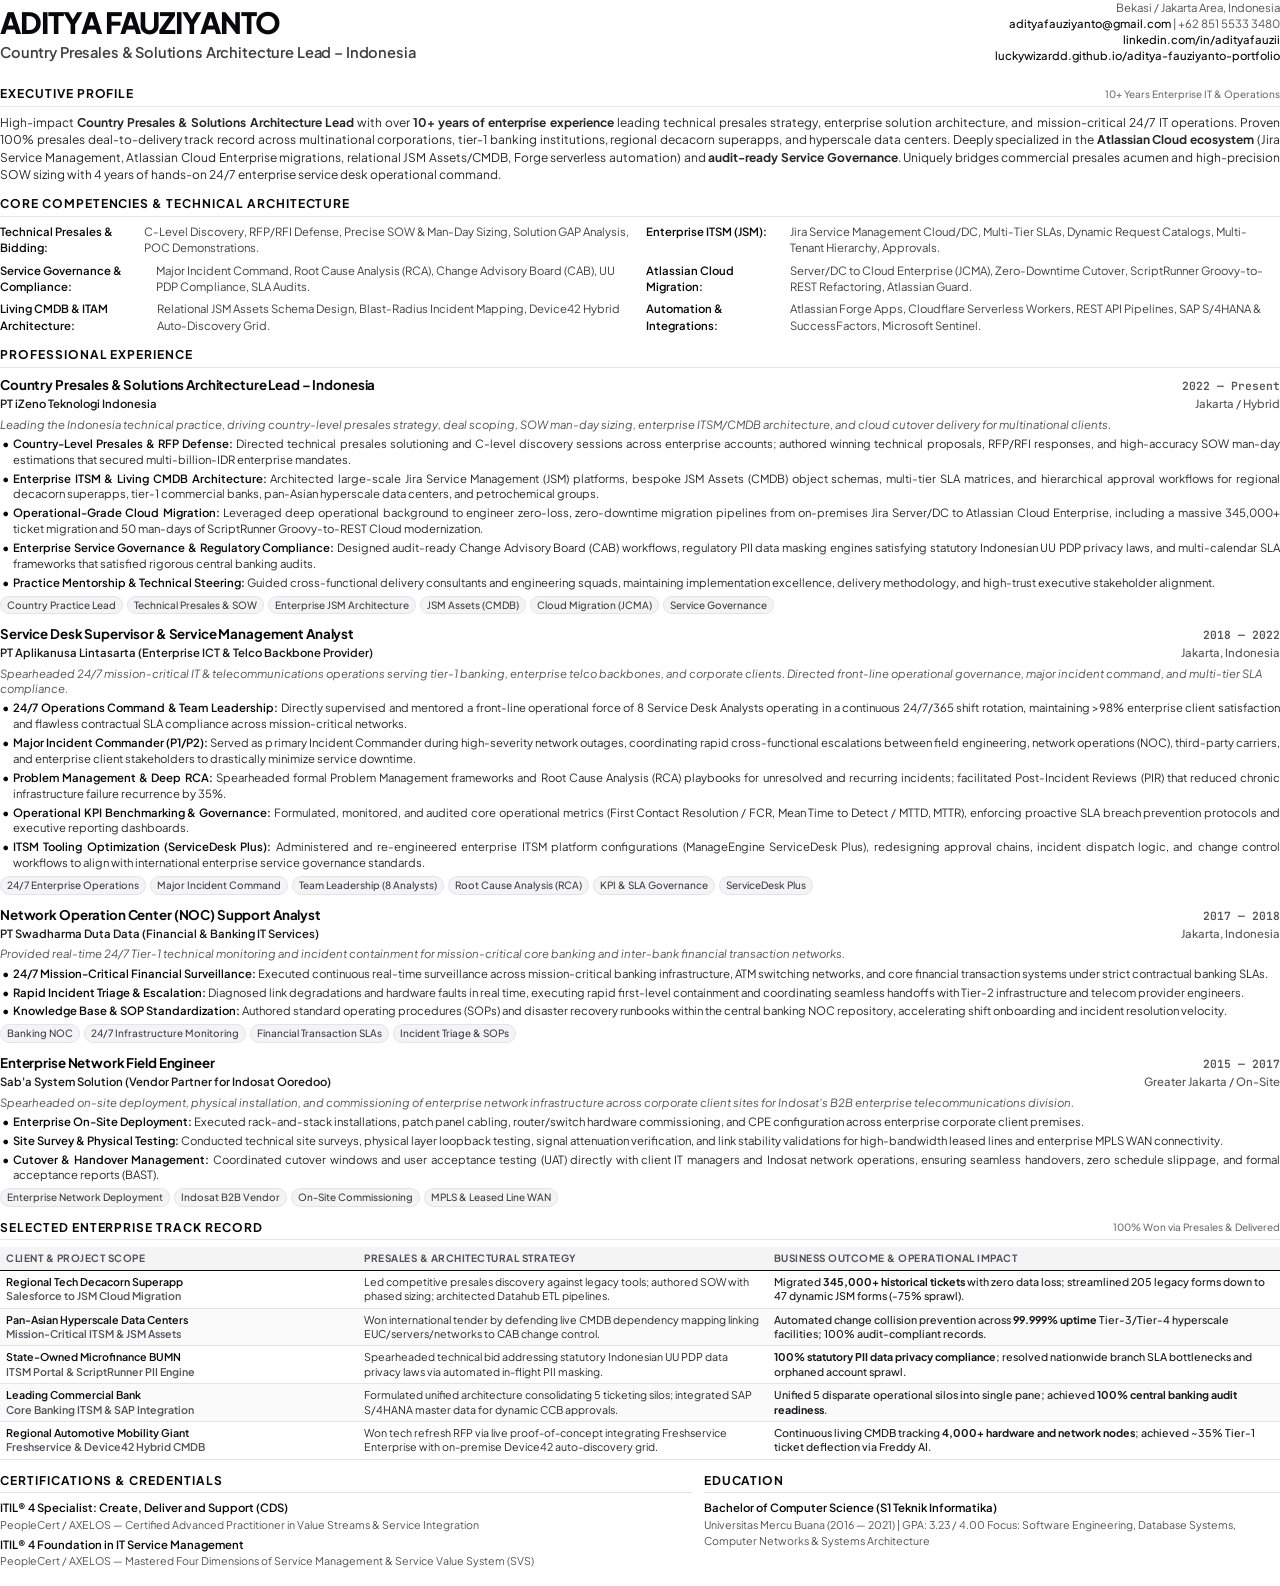
<file: cv.html>
<!DOCTYPE html>
<html lang="en">
<head>
  <meta charset="UTF-8">
  <title>Aditya Fauziyanto - Executive Curriculum Vitae</title>
  <link rel="preconnect" href="https://fonts.googleapis.com">
  <link rel="preconnect" href="https://fonts.gstatic.com" crossorigin>
  <link href="https://fonts.googleapis.com/css2?family=Plus+Jakarta+Sans:wght@300;400;500;600;700;800&family=JetBrains+Mono:wght@400;500;600&display=swap" rel="stylesheet">
  <style>
    @page {
      size: A4 portrait;
      margin: 14mm 16mm 14mm 16mm;
    }

    * {
      box-sizing: border-box;
      margin: 0;
      padding: 0;
    }

    body {
      font-family: 'Plus Jakarta Sans', -apple-system, BlinkMacSystemFont, "Segoe UI", Roboto, sans-serif;
      color: #09090b;
      background: #ffffff;
      font-size: 9.5pt;
      line-height: 1.45;
      -webkit-font-smoothing: antialiased;
    }

    .font-mono {
      font-family: 'JetBrains Mono', monospace;
    }

    /* Container */
    .cv-container {
      max-width: 100%;
      margin: 0 auto;
    }

    /* Header */
    .header {
      border-b: 1.5px solid #09090b;
      padding-bottom: 10px;
      margin-bottom: 12px;
      display: flex;
      justify-content: space-between;
      align-items: flex-end;
    }

    .name-title h1 {
      font-size: 22pt;
      font-weight: 800;
      letter-spacing: -0.03em;
      line-height: 1.1;
      color: #09090b;
    }

    .name-title .role {
      font-size: 11pt;
      font-weight: 600;
      color: #3f3f46;
      margin-top: 3px;
      letter-spacing: -0.01em;
    }

    .contact-info {
      text-align: right;
      font-size: 8.5pt;
      color: #52525b;
      line-height: 1.4;
    }

    .contact-info a {
      color: #09090b;
      text-decoration: none;
      font-weight: 500;
    }

    .contact-info a:hover {
      text-decoration: underline;
    }

    /* Section Styles */
    .section {
      margin-bottom: 12px;
      break-inside: avoid;
    }

    .section-title {
      font-size: 9pt;
      font-weight: 700;
      text-transform: uppercase;
      letter-spacing: 0.08em;
      color: #09090b;
      border-bottom: 1px solid #e4e4e7;
      padding-bottom: 3px;
      margin-bottom: 7px;
      display: flex;
      align-items: center;
      justify-content: space-between;
    }

    .section-title span.tagline {
      font-size: 7.5pt;
      font-weight: 500;
      color: #71717a;
      text-transform: none;
      letter-spacing: normal;
    }

    /* Summary */
    .summary-text {
      color: #27272a;
      font-size: 9pt;
      line-height: 1.45;
      text-align: justify;
    }

    /* Competencies Grid */
    .competencies-grid {
      display: grid;
      grid-template-columns: 1fr 1fr;
      gap: 6px 12px;
    }

    .competency-item {
      font-size: 8.5pt;
      color: #3f3f46;
      display: flex;
      gap: 4px;
    }

    .competency-item strong {
      color: #09090b;
      font-weight: 600;
      min-width: 140px;
    }

    /* Experience Items */
    .experience-item {
      margin-bottom: 10px;
      break-inside: avoid;
    }

    .exp-header {
      display: flex;
      justify-content: space-between;
      align-items: baseline;
      margin-bottom: 2px;
    }

    .exp-title {
      font-size: 10pt;
      font-weight: 700;
      color: #09090b;
      letter-spacing: -0.01em;
    }

    .exp-date {
      font-size: 8.5pt;
      font-weight: 600;
      color: #52525b;
      font-family: 'JetBrains Mono', monospace;
    }

    .exp-sub {
      display: flex;
      justify-content: space-between;
      align-items: baseline;
      font-size: 8.5pt;
      color: #52525b;
      margin-bottom: 4px;
      font-weight: 500;
    }

    .exp-sub .company {
      color: #18181b;
      font-weight: 600;
    }

    .exp-desc {
      font-size: 8.5pt;
      color: #52525b;
      font-style: italic;
      margin-bottom: 4px;
      line-height: 1.35;
    }

    /* Bullet Points */
    .bullet-list {
      list-style-type: none;
      padding-left: 0;
    }

    .bullet-list li {
      position: relative;
      padding-left: 13px;
      font-size: 8.5pt;
      color: #27272a;
      line-height: 1.4;
      margin-bottom: 3px;
      text-align: justify;
    }

    .bullet-list li::before {
      content: "•";
      position: absolute;
      left: 2px;
      color: #09090b;
      font-weight: bold;
    }

    .bullet-list li strong {
      color: #09090b;
      font-weight: 600;
    }

    /* Skills Pill Chips */
    .tags-row {
      display: flex;
      flex-wrap: wrap;
      gap: 4px;
      margin-top: 5px;
    }

    .tag-chip {
      font-size: 7.5pt;
      font-weight: 500;
      background: #f4f4f5;
      color: #3f3f46;
      padding: 1px 6px;
      border-radius: 9999px;
      border: 1px solid #e4e4e7;
    }

    /* Portfolio Highlights Table */
    .portfolio-table {
      width: 100%;
      border-collapse: collapse;
      font-size: 8pt;
      margin-top: 4px;
    }

    .portfolio-table th {
      text-align: left;
      font-size: 7.5pt;
      font-weight: 700;
      text-transform: uppercase;
      letter-spacing: 0.05em;
      color: #52525b;
      padding: 4px 6px;
      border-bottom: 1.5px solid #09090b;
      background: #f4f4f5;
    }

    .portfolio-table td {
      padding: 4px 6px;
      border-bottom: 1px solid #e4e4e7;
      vertical-align: top;
      color: #27272a;
      line-height: 1.35;
    }

    .portfolio-table tr:nth-child(even) td {
      background-color: #fafafa;
    }

    .portfolio-table .proj-title {
      font-weight: 600;
      color: #09090b;
    }

    .portfolio-table .proj-scope {
      color: #52525b;
    }

    .portfolio-table .proj-impact {
      font-weight: 500;
      color: #18181b;
    }

    /* Certifications & Education Grid */
    .two-col-grid {
      display: grid;
      grid-template-columns: 1.2fr 1fr;
      gap: 12px;
    }

    .cert-item, .edu-item {
      font-size: 8.5pt;
      margin-bottom: 4px;
    }

    .cert-item strong, .edu-item strong {
      color: #09090b;
      font-weight: 600;
      display: block;
    }

    .cert-item span, .edu-item span {
      color: #52525b;
      font-size: 8pt;
    }

    /* Page Break Management */
    .page-break {
      page-break-before: always;
      padding-top: 10px;
    }

    .no-break {
      break-inside: avoid;
    }
  </style>
</head>
<body>

  <div class="cv-container">

    <!-- =================================================================== -->
    <!-- HEADER                                                              -->
    <!-- =================================================================== -->
    <header class="header">
      <div class="name-title">
        <h1>ADITYA FAUZIYANTO</h1>
        <div class="role">Country Presales & Solutions Architecture Lead – Indonesia</div>
      </div>
      <div class="contact-info">
        <div>Bekasi / Jakarta Area, Indonesia</div>
        <div><a href="mailto:adityafauziyanto@gmail.com">adityafauziyanto@gmail.com</a> | +62 851 5533 3480</div>
        <div><a href="https://linkedin.com/in/adityafauzii">linkedin.com/in/adityafauzii</a></div>
        <div><a href="https://luckywizardd.github.io/aditya-fauziyanto-portfolio/">luckywizardd.github.io/aditya-fauziyanto-portfolio</a></div>
      </div>
    </header>

    <!-- =================================================================== -->
    <!-- 1. EXECUTIVE SUMMARY                                                -->
    <!-- =================================================================== -->
    <section class="section">
      <div class="section-title">
        <span>Executive Profile</span>
        <span class="tagline">10+ Years Enterprise IT & Operations</span>
      </div>
      <p class="summary-text">
        High-impact <strong>Country Presales & Solutions Architecture Lead</strong> with over <strong>10+ years of enterprise experience</strong> leading technical presales strategy, enterprise solution architecture, and mission-critical 24/7 IT operations. Proven 100% presales deal-to-delivery track record across multinational corporations, tier-1 banking institutions, regional decacorn superapps, and hyperscale data centers. Deeply specialized in the <strong>Atlassian Cloud ecosystem</strong> (Jira Service Management, Atlassian Cloud Enterprise migrations, relational JSM Assets/CMDB, Forge serverless automation) and <strong>audit-ready Service Governance</strong>. Uniquely bridges commercial presales acumen and high-precision SOW sizing with 4 years of hands-on 24/7 enterprise service desk operational command.
      </p>
    </section>

    <!-- =================================================================== -->
    <!-- 2. CORE COMPETENCIES MATRIX                                         -->
    <!-- =================================================================== -->
    <section class="section">
      <div class="section-title">
        <span>Core Competencies & Technical Architecture</span>
      </div>
      <div class="competencies-grid">
        <div class="competency-item">
          <strong>Technical Presales & Bidding:</strong>
          <span>C-Level Discovery, RFP/RFI Defense, Precise SOW & Man-Day Sizing, Solution GAP Analysis, POC Demonstrations.</span>
        </div>
        <div class="competency-item">
          <strong>Enterprise ITSM (JSM):</strong>
          <span>Jira Service Management Cloud/DC, Multi-Tier SLAs, Dynamic Request Catalogs, Multi-Tenant Hierarchy, Approvals.</span>
        </div>
        <div class="competency-item">
          <strong>Service Governance & Compliance:</strong>
          <span>Major Incident Command, Root Cause Analysis (RCA), Change Advisory Board (CAB), UU PDP Compliance, SLA Audits.</span>
        </div>
        <div class="competency-item">
          <strong>Atlassian Cloud Migration:</strong>
          <span>Server/DC to Cloud Enterprise (JCMA), Zero-Downtime Cutover, ScriptRunner Groovy-to-REST Refactoring, Atlassian Guard.</span>
        </div>
        <div class="competency-item">
          <strong>Living CMDB & ITAM Architecture:</strong>
          <span>Relational JSM Assets Schema Design, Blast-Radius Incident Mapping, Device42 Hybrid Auto-Discovery Grid.</span>
        </div>
        <div class="competency-item">
          <strong>Automation & Integrations:</strong>
          <span>Atlassian Forge Apps, Cloudflare Serverless Workers, REST API Pipelines, SAP S/4HANA & SuccessFactors, Microsoft Sentinel.</span>
        </div>
      </div>
    </section>

    <!-- =================================================================== -->
    <!-- 3. PROFESSIONAL EXPERIENCE                                          -->
    <!-- =================================================================== -->
    <section class="section">
      <div class="section-title">
        <span>Professional Experience</span>
      </div>

      <!-- Role 1: PT iZeno Teknologi Indonesia -->
      <div class="experience-item">
        <div class="exp-header">
          <div class="exp-title">Country Presales & Solutions Architecture Lead – Indonesia</div>
          <div class="exp-date">2022 — Present</div>
        </div>
        <div class="exp-sub">
          <span class="company">PT iZeno Teknologi Indonesia</span>
          <span>Jakarta / Hybrid</span>
        </div>
        <div class="exp-desc">
          Leading the Indonesia technical practice, driving country-level presales strategy, deal scoping, SOW man-day sizing, enterprise ITSM/CMDB architecture, and cloud cutover delivery for multinational clients.
        </div>
        <ul class="bullet-list">
          <li><strong>Country-Level Presales & RFP Defense:</strong> Directed technical presales solutioning and C-level discovery sessions across enterprise accounts; authored winning technical proposals, RFP/RFI responses, and high-accuracy SOW man-day estimations that secured multi-billion-IDR enterprise mandates.</li>
          <li><strong>Enterprise ITSM & Living CMDB Architecture:</strong> Architected large-scale Jira Service Management (JSM) platforms, bespoke JSM Assets (CMDB) object schemas, multi-tier SLA matrices, and hierarchical approval workflows for regional decacorn superapps, tier-1 commercial banks, pan-Asian hyperscale data centers, and petrochemical groups.</li>
          <li><strong>Operational-Grade Cloud Migration:</strong> Leveraged deep operational background to engineer zero-loss, zero-downtime migration pipelines from on-premises Jira Server/DC to Atlassian Cloud Enterprise, including a massive 345,000+ ticket migration and 50 man-days of ScriptRunner Groovy-to-REST Cloud modernization.</li>
          <li><strong>Enterprise Service Governance & Regulatory Compliance:</strong> Designed audit-ready Change Advisory Board (CAB) workflows, regulatory PII data masking engines satisfying statutory Indonesian UU PDP privacy laws, and multi-calendar SLA frameworks that satisfied rigorous central banking audits.</li>
          <li><strong>Practice Mentorship & Technical Steering:</strong> Guided cross-functional delivery consultants and engineering squads, maintaining implementation excellence, delivery methodology, and high-trust executive stakeholder alignment.</li>
        </ul>
        <div class="tags-row">
          <span class="tag-chip">Country Practice Lead</span>
          <span class="tag-chip">Technical Presales & SOW</span>
          <span class="tag-chip">Enterprise JSM Architecture</span>
          <span class="tag-chip">JSM Assets (CMDB)</span>
          <span class="tag-chip">Cloud Migration (JCMA)</span>
          <span class="tag-chip">Service Governance</span>
        </div>
      </div>

      <!-- Role 2: PT Aplikanusa Lintasarta -->
      <div class="experience-item">
        <div class="exp-header">
          <div class="exp-title">Service Desk Supervisor & Service Management Analyst</div>
          <div class="exp-date">2018 — 2022</div>
        </div>
        <div class="exp-sub">
          <span class="company">PT Aplikanusa Lintasarta (Enterprise ICT & Telco Backbone Provider)</span>
          <span>Jakarta, Indonesia</span>
        </div>
        <div class="exp-desc">
          Spearheaded 24/7 mission-critical IT & telecommunications operations serving tier-1 banking, enterprise telco backbones, and corporate clients. Directed front-line operational governance, major incident command, and multi-tier SLA compliance.
        </div>
        <ul class="bullet-list">
          <li><strong>24/7 Operations Command & Team Leadership:</strong> Directly supervised and mentored a front-line operational force of 8 Service Desk Analysts operating in a continuous 24/7/365 shift rotation, maintaining &gt;98% enterprise client satisfaction and flawless contractual SLA compliance across mission-critical networks.</li>
          <li><strong>Major Incident Commander (P1/P2):</strong> Served as primary Incident Commander during high-severity network outages, coordinating rapid cross-functional escalations between field engineering, network operations (NOC), third-party carriers, and enterprise client stakeholders to drastically minimize service downtime.</li>
          <li><strong>Problem Management & Deep RCA:</strong> Spearheaded formal Problem Management frameworks and Root Cause Analysis (RCA) playbooks for unresolved and recurring incidents; facilitated Post-Incident Reviews (PIR) that reduced chronic infrastructure failure recurrence by 35%.</li>
          <li><strong>Operational KPI Benchmarking & Governance:</strong> Formulated, monitored, and audited core operational metrics (First Contact Resolution / FCR, Mean Time to Detect / MTTD, MTTR), enforcing proactive SLA breach prevention protocols and executive reporting dashboards.</li>
          <li><strong>ITSM Tooling Optimization (ServiceDesk Plus):</strong> Administered and re-engineered enterprise ITSM platform configurations (ManageEngine ServiceDesk Plus), redesigning approval chains, incident dispatch logic, and change control workflows to align with international enterprise service governance standards.</li>
        </ul>
        <div class="tags-row">
          <span class="tag-chip">24/7 Enterprise Operations</span>
          <span class="tag-chip">Major Incident Command</span>
          <span class="tag-chip">Team Leadership (8 Analysts)</span>
          <span class="tag-chip">Root Cause Analysis (RCA)</span>
          <span class="tag-chip">KPI & SLA Governance</span>
          <span class="tag-chip">ServiceDesk Plus</span>
        </div>
      </div>

      <!-- Role 3: PT Swadharma Duta Data -->
      <div class="experience-item">
        <div class="exp-header">
          <div class="exp-title">Network Operation Center (NOC) Support Analyst</div>
          <div class="exp-date">2017 — 2018</div>
        </div>
        <div class="exp-sub">
          <span class="company">PT Swadharma Duta Data (Financial & Banking IT Services)</span>
          <span>Jakarta, Indonesia</span>
        </div>
        <div class="exp-desc">
          Provided real-time 24/7 Tier-1 technical monitoring and incident containment for mission-critical core banking and inter-bank financial transaction networks.
        </div>
        <ul class="bullet-list">
          <li><strong>24/7 Mission-Critical Financial Surveillance:</strong> Executed continuous real-time surveillance across mission-critical banking infrastructure, ATM switching networks, and core financial transaction systems under strict contractual banking SLAs.</li>
          <li><strong>Rapid Incident Triage & Escalation:</strong> Diagnosed link degradations and hardware faults in real time, executing rapid first-level containment and coordinating seamless handoffs with Tier-2 infrastructure and telecom provider engineers.</li>
          <li><strong>Knowledge Base & SOP Standardization:</strong> Authored standard operating procedures (SOPs) and disaster recovery runbooks within the central banking NOC repository, accelerating shift onboarding and incident resolution velocity.</li>
        </ul>
        <div class="tags-row">
          <span class="tag-chip">Banking NOC</span>
          <span class="tag-chip">24/7 Infrastructure Monitoring</span>
          <span class="tag-chip">Financial Transaction SLAs</span>
          <span class="tag-chip">Incident Triage & SOPs</span>
        </div>
      </div>

      <!-- Role 4: Sab'a System Solution -->
      <div class="experience-item">
        <div class="exp-header">
          <div class="exp-title">Enterprise Network Field Engineer</div>
          <div class="exp-date">2015 — 2017</div>
        </div>
        <div class="exp-sub">
          <span class="company">Sab'a System Solution (Vendor Partner for Indosat Ooredoo)</span>
          <span>Greater Jakarta / On-Site</span>
        </div>
        <div class="exp-desc">
          Spearheaded on-site deployment, physical installation, and commissioning of enterprise network infrastructure across corporate client sites for Indosat's B2B enterprise telecommunications division.
        </div>
        <ul class="bullet-list">
          <li><strong>Enterprise On-Site Deployment:</strong> Executed rack-and-stack installations, patch panel cabling, router/switch hardware commissioning, and CPE configuration across enterprise corporate client premises.</li>
          <li><strong>Site Survey & Physical Testing:</strong> Conducted technical site surveys, physical layer loopback testing, signal attenuation verification, and link stability validations for high-bandwidth leased lines and enterprise MPLS WAN connectivity.</li>
          <li><strong>Cutover & Handover Management:</strong> Coordinated cutover windows and user acceptance testing (UAT) directly with client IT managers and Indosat network operations, ensuring seamless handovers, zero schedule slippage, and formal acceptance reports (BAST).</li>
        </ul>
        <div class="tags-row">
          <span class="tag-chip">Enterprise Network Deployment</span>
          <span class="tag-chip">Indosat B2B Vendor</span>
          <span class="tag-chip">On-Site Commissioning</span>
          <span class="tag-chip">MPLS & Leased Line WAN</span>
        </div>
      </div>

    </section>

    <!-- =================================================================== -->
    <!-- 4. SELECTED ENTERPRISE DEALS & ARCHITECTURAL HIGHLIGHTS             -->
    <!-- =================================================================== -->
    <section class="section no-break">
      <div class="section-title">
        <span>Selected Enterprise Track Record</span>
        <span class="tagline">100% Won via Presales & Delivered</span>
      </div>
      <table class="portfolio-table">
        <thead>
          <tr>
            <th style="width: 28%;">Client & Project Scope</th>
            <th style="width: 32%;">Presales & Architectural Strategy</th>
            <th style="width: 40%;">Business Outcome & Operational Impact</th>
          </tr>
        </thead>
        <tbody>
          <tr>
            <td class="proj-title">Regional Tech Decacorn Superapp<br><span class="proj-scope">Salesforce to JSM Cloud Migration</span></td>
            <td>Led competitive presales discovery against legacy tools; authored SOW with phased sizing; architected Datahub ETL pipelines.</td>
            <td class="proj-impact">Migrated <strong>345,000+ historical tickets</strong> with zero data loss; streamlined 205 legacy forms down to 47 dynamic JSM forms (-75% sprawl).</td>
          </tr>
          <tr>
            <td class="proj-title">Pan-Asian Hyperscale Data Centers<br><span class="proj-scope">Mission-Critical ITSM & JSM Assets</span></td>
            <td>Won international tender by defending live CMDB dependency mapping linking EUC/servers/networks to CAB change control.</td>
            <td class="proj-impact">Automated change collision prevention across <strong>99.999% uptime</strong> Tier-3/Tier-4 hyperscale facilities; 100% audit-compliant records.</td>
          </tr>
          <tr>
            <td class="proj-title">State-Owned Microfinance BUMN<br><span class="proj-scope">ITSM Portal & ScriptRunner PII Engine</span></td>
            <td>Spearheaded technical bid addressing statutory Indonesian UU PDP data privacy laws via automated in-flight PII masking.</td>
            <td class="proj-impact"><strong>100% statutory PII data privacy compliance</strong>; resolved nationwide branch SLA bottlenecks and orphaned account sprawl.</td>
          </tr>
          <tr>
            <td class="proj-title">Leading Commercial Bank<br><span class="proj-scope">Core Banking ITSM & SAP Integration</span></td>
            <td>Formulated unified architecture consolidating 5 ticketing silos; integrated SAP S/4HANA master data for dynamic CCB approvals.</td>
            <td class="proj-impact">Unified 5 disparate operational silos into single pane; achieved <strong>100% central banking audit readiness</strong>.</td>
          </tr>
          <tr>
            <td class="proj-title">Regional Automotive Mobility Giant<br><span class="proj-scope">Freshservice & Device42 Hybrid CMDB</span></td>
            <td>Won tech refresh RFP via live proof-of-concept integrating Freshservice Enterprise with on-premise Device42 auto-discovery grid.</td>
            <td class="proj-impact">Continuous living CMDB tracking <strong>4,000+ hardware and network nodes</strong>; achieved ~35% Tier-1 ticket deflection via Freddy AI.</td>
          </tr>
        </tbody>
      </table>
    </section>

    <!-- =================================================================== -->
    <!-- 5. CERTIFICATIONS & EDUCATION                                       -->
    <!-- =================================================================== -->
    <section class="section no-break">
      <div class="two-col-grid">
        <div>
          <div class="section-title">
            <span>Certifications & Credentials</span>
          </div>
          <div class="cert-item">
            <strong>ITIL® 4 Specialist: Create, Deliver and Support (CDS)</strong>
            <span>PeopleCert / AXELOS — Certified Advanced Practitioner in Value Streams & Service Integration</span>
          </div>
          <div class="cert-item">
            <strong>ITIL® 4 Foundation in IT Service Management</strong>
            <span>PeopleCert / AXELOS — Mastered Four Dimensions of Service Management & Service Value System (SVS)</span>
          </div>
        </div>
        <div>
          <div class="section-title">
            <span>Education</span>
          </div>
          <div class="edu-item">
            <strong>Bachelor of Computer Science (S1 Teknik Informatika)</strong>
            <span>Universitas Mercu Buana (2016 — 2021) | GPA: 3.23 / 4.00</span>
            <span>Focus: Software Engineering, Database Systems, Computer Networks & Systems Architecture</span>
          </div>
        </div>
      </div>
    </section>

  </div>

</body>
</html>
</file>
